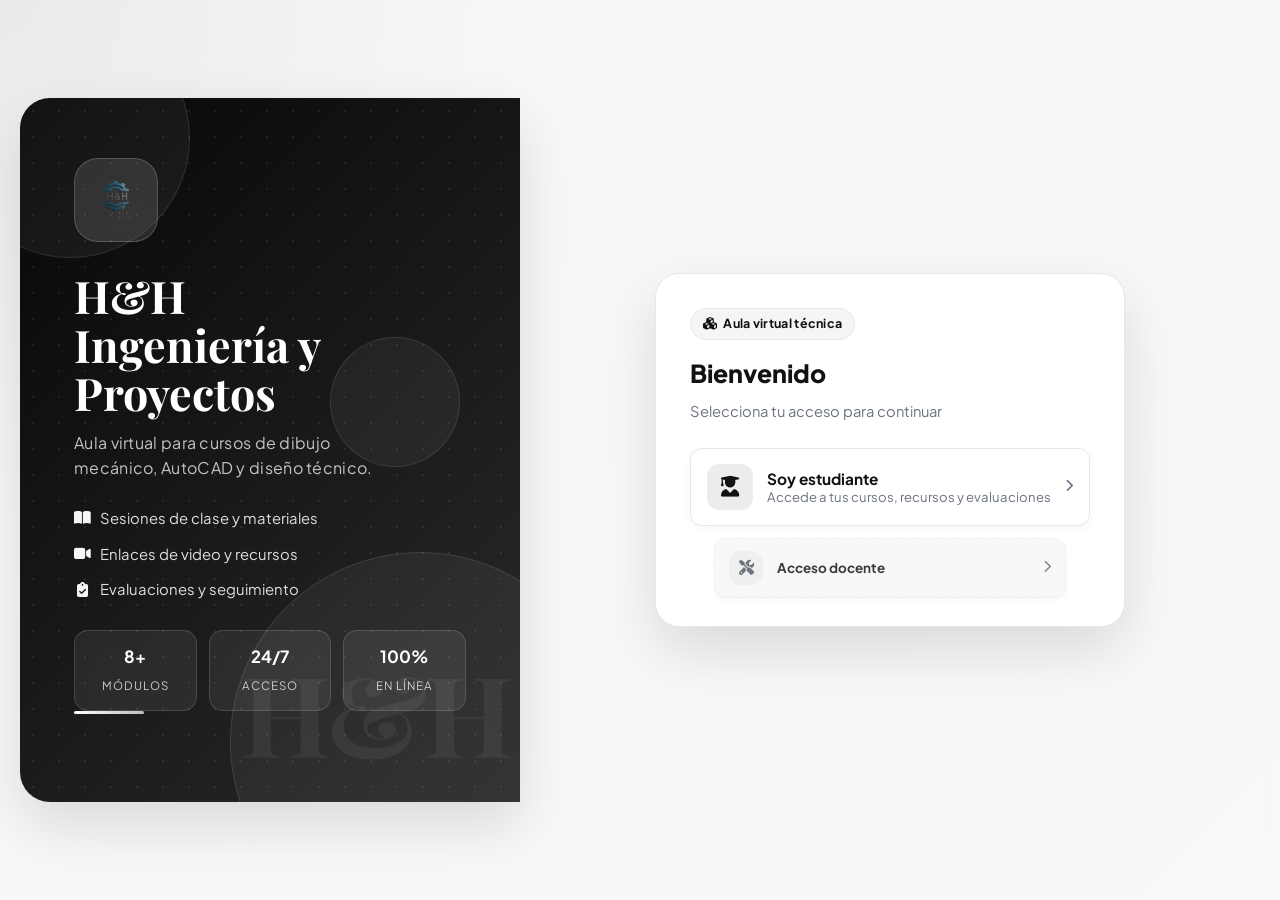
<file: index.html>
<!DOCTYPE html>
<html lang="es">
<head>
  <meta charset="UTF-8" />
  <meta name="viewport" content="width=device-width, initial-scale=1.0"/>
  <title>H&H Ingeniería y Proyectos</title>
  <link rel="stylesheet" href="style.css"/>
  <link rel="icon" type="image/png" href="assets/logo.png"/>
  <link rel="preconnect" href="https://fonts.googleapis.com"/>
  <link href="https://fonts.googleapis.com/css2?family=Plus+Jakarta+Sans:wght@300;400;500;600;700;800&family=Playfair+Display:wght@600;700&display=swap" rel="stylesheet"/>
  <link rel="stylesheet" href="https://cdnjs.cloudflare.com/ajax/libs/font-awesome/6.5.0/css/all.min.css"/>
</head>
<body class="login-page">

  <!-- Loader global -->
  <div id="global-loader" class="global-loader">
    <div class="loader-inner">
      <div class="loader-logo">H&H</div>
      <div class="loader-spinner"></div>
      <p>Cargando aula virtual...</p>
    </div>
  </div>

  <!-- Notificaciones -->
  <div id="toast-container" class="toast-container"></div>

  <!-- Página principal de login -->
  <div class="login-wrapper" id="login-wrapper">
    
    <!-- Panel izquierdo — identidad institucional -->
    <div class="login-left">
      <div class="login-left-content">
        <div class="school-badge">
          <img src="assets/logo.png" style="width:44px;height:44px;object-fit:contain;border-radius:10px"/>
        </div>
        <h1 class="school-title">H&H<br>Ingeniería y Proyectos</h1>
        <p class="school-sub">Aula virtual para cursos de dibujo mecánico, AutoCAD y diseño técnico.</p>
        <div class="school-links">
          <a href="#" class="social-link">
            <i class="fas fa-book-open"></i> Sesiones de clase y materiales
          </a>
          <a href="#" class="social-link">
            <i class="fas fa-video"></i> Enlaces de video y recursos
          </a>
          <a href="#" class="social-link">
            <i class="fas fa-clipboard-check"></i> Evaluaciones y seguimiento
          </a>
        </div>
        <div class="hero-stats">
          <div class="hero-stat">
            <strong>8+</strong>
            <span>Módulos</span>
          </div>
          <div class="hero-stat">
            <strong>24/7</strong>
            <span>Acceso</span>
          </div>
          <div class="hero-stat">
            <strong>100%</strong>
            <span>En línea</span>
          </div>
        </div>
        <span class="institution-number">H&H</span>
        <div class="login-deco-circles">
          <div class="deco-c c1"></div>
          <div class="deco-c c2"></div>
          <div class="deco-c c3"></div>
        </div>
      </div>
    </div>

    <!-- Panel derecho: formularios -->
    <div class="login-right">
      <div class="login-card" id="login-card">

        <!-- Selector de rol -->
        <div id="role-selector" class="auth-section active">
          <div class="mobile-platform-hero">
            <h1>H&H Ingeniería y Proyectos</h1>
            <img src="assets/full.png" alt="H&H Ingeniería y Proyectos" />
          </div>
          <div class="auth-header">
            <div class="welcome-chip"><i class="fas fa-cubes"></i> Aula virtual técnica</div>
            <h2>Bienvenido</h2>
            <p>Selecciona tu acceso para continuar</p>
          </div>
          <div class="role-buttons">
            <button class="role-btn student-btn" onclick="selectRole('student')">
              <div class="role-icon"><i class="fas fa-user-graduate"></i></div>
              <div class="role-info">
                <span class="role-title">Soy estudiante</span>
                <span class="role-desc">Accede a tus cursos, recursos y evaluaciones</span>
              </div>
              <i class="fas fa-chevron-right role-arrow"></i>
            </button>

            <button class="role-btn teacher-btn" onclick="selectRole('teacher')" title="Acceso exclusivo para instructores">
              <div class="role-icon"><i class="fas fa-tools"></i></div>
              <div class="role-info">
                <span class="role-title">Acceso docente</span>
                <span class="role-desc">Solo para instructores</span>
              </div>
              <i class="fas fa-chevron-right role-arrow"></i>
            </button>
          </div>
        </div>

        <!-- Login Estudiante -->
        <div id="student-login" class="auth-section">
          <div class="auth-header">
            <button class="back-btn" onclick="goBack()"><i class="fas fa-arrow-left"></i></button>
            <div class="auth-title-wrap">
              <div class="auth-avatar student"><i class="fas fa-user-graduate"></i></div>
              <div>
                <h2>Estudiante</h2>
                <p>Ingresa a tu aula virtual</p>
              </div>
            </div>
          </div>
          <form id="student-login-form" onsubmit="handleStudentLogin(event)">
            <div class="form-group">
              <label>Correo electrónico</label>
              <div class="input-wrap">
                <i class="fas fa-envelope"></i>
                <input type="email" id="s-email" placeholder="tu@correo.com" required/>
              </div>
            </div>
            <div class="form-group">
              <label>Contraseña</label>
              <div class="input-wrap">
                <i class="fas fa-lock"></i>
                <input type="password" id="s-password" placeholder="••••••••" required/>
                <button type="button" class="toggle-pw" onclick="togglePw('s-password',this)"><i class="fas fa-eye"></i></button>
              </div>
            </div>
            <button type="submit" class="btn-primary full-width" id="s-login-btn">
              <span>Ingresar</span>
              <i class="fas fa-arrow-right"></i>
            </button>
          </form>
          <div class="auth-footer">
            <p>¿No tienes cuenta? <a href="#" onclick="showSection('student-register')">Regístrate</a></p>
            <!-- Estudiantes NO pueden recuperar contraseña -->
          </div>
        </div>

        <!-- Registro Estudiante -->
        <div id="student-register" class="auth-section">
          <div class="auth-header">
            <button class="back-btn" onclick="showSection('student-login')"><i class="fas fa-arrow-left"></i></button>
            <div class="auth-title-wrap">
              <div class="auth-avatar student"><i class="fas fa-user-graduate"></i></div>
              <div>
                <h2>Crear cuenta</h2>
                <p>Registro de estudiante</p>
              </div>
            </div>
          </div>
          <form id="student-register-form" onsubmit="handleStudentRegister(event)">
            <div class="form-group">
              <label>Nombre completo</label>
              <div class="input-wrap">
                <i class="fas fa-user"></i>
                <input type="text" id="s-name" placeholder="Tu nombre completo" required/>
              </div>
            </div>
            <div class="form-group">
              <label>Correo electrónico</label>
              <div class="input-wrap">
                <i class="fas fa-envelope"></i>
                <input type="email" id="s-reg-email" placeholder="tu@correo.com" required/>
              </div>
            </div>
            <div class="form-group">
              <label>Contraseña</label>
              <div class="input-wrap">
                <i class="fas fa-lock"></i>
                <input type="password" id="s-reg-password" placeholder="Mínimo 6 caracteres" required minlength="6"/>
                <button type="button" class="toggle-pw" onclick="togglePw('s-reg-password',this)"><i class="fas fa-eye"></i></button>
              </div>
            </div>
            <div class="form-group">
              <label>Grado / Sección</label>
              <div class="input-wrap">
                <i class="fas fa-chalkboard"></i>
                <input type="text" id="s-grade" placeholder="Ej: 3ro A"/>
              </div>
            </div>
            <button type="submit" class="btn-primary full-width" id="s-reg-btn">
              <span>Crear cuenta</span>
              <i class="fas fa-user-plus"></i>
            </button>
          </form>
          <div class="auth-footer">
            <p>¿Ya tienes cuenta? <a href="#" onclick="showSection('student-login')">Inicia sesión</a></p>
          </div>
        </div>

        <!-- Login Profesor -->
        <div id="teacher-login" class="auth-section">
          <div class="auth-header">
            <button class="back-btn" onclick="goBack()"><i class="fas fa-arrow-left"></i></button>
            <div class="auth-title-wrap">
              <div class="auth-avatar teacher"><i class="fas fa-chalkboard-teacher"></i></div>
              <div>
                <h2>Instructor</h2>
                <p>Gestiona tus cursos y sesiones</p>
              </div>
            </div>
          </div>
          <form id="teacher-login-form" onsubmit="handleTeacherLogin(event)">
            <div class="form-group">
              <label>Correo electrónico</label>
              <div class="input-wrap">
                <i class="fas fa-envelope"></i>
                <input type="email" id="t-email" placeholder="tu@correo.com" required/>
              </div>
            </div>
            <div class="form-group">
              <label>Contraseña</label>
              <div class="input-wrap">
                <i class="fas fa-lock"></i>
                <input type="password" id="t-password" placeholder="••••••••" required/>
                <button type="button" class="toggle-pw" onclick="togglePw('t-password',this)"><i class="fas fa-eye"></i></button>
              </div>
            </div>
            <button type="submit" class="btn-primary full-width" id="t-login-btn">
              <span>Ingresar</span>
              <i class="fas fa-arrow-right"></i>
            </button>
          </form>
          <div class="auth-footer">
            <p>¿No tienes cuenta? <a href="#" onclick="showSection('teacher-register')">Regístrate</a></p>
            <p><a href="#" onclick="showSection('recover-password')" class="recover-link"><i class="fas fa-key"></i> Recuperar contraseña</a></p>
          </div>
        </div>

        <!-- Registro Profesor -->
        <div id="teacher-register" class="auth-section">
          <div class="auth-header">
            <button class="back-btn" onclick="showSection('teacher-login')"><i class="fas fa-arrow-left"></i></button>
            <div class="auth-title-wrap">
              <div class="auth-avatar teacher"><i class="fas fa-chalkboard-teacher"></i></div>
              <div>
                <h2>Registro de instructor</h2>
                <p>Crea tu cuenta para impartir clases</p>
              </div>
            </div>
          </div>
          <form id="teacher-register-form" onsubmit="handleTeacherRegister(event)">
            <div class="form-group">
              <label>Nombre completo</label>
              <div class="input-wrap">
                <i class="fas fa-user"></i>
                <input type="text" id="t-name" placeholder="Tu nombre completo" required/>
              </div>
            </div>
            <div class="form-group">
              <label>Correo electrónico</label>
              <div class="input-wrap">
                <i class="fas fa-envelope"></i>
                <input type="email" id="t-reg-email" placeholder="tu@correo.com" required/>
              </div>
            </div>
            <div class="form-group">
              <label>Contraseña</label>
              <div class="input-wrap">
                <i class="fas fa-lock"></i>
                <input type="password" id="t-reg-password" placeholder="Mínimo 6 caracteres" required minlength="6"/>
                <button type="button" class="toggle-pw" onclick="togglePw('t-reg-password',this)"><i class="fas fa-eye"></i></button>
              </div>
            </div>
            <div class="form-group">
              <label>Especialidad / Curso</label>
              <div class="input-wrap">
                <i class="fas fa-book"></i>
                <input type="text" id="t-specialty" placeholder="Ej: Matemáticas"/>
              </div>
            </div>
            <div class="form-group">
              <label>Código de acceso docente</label>
              <div class="input-wrap">
                <i class="fas fa-shield-alt"></i>
                <input type="password" id="t-access-code" placeholder="Código proporcionado por dirección" required/>
              </div>
            </div>
            <button type="submit" class="btn-primary full-width" id="t-reg-btn">
              <span>Crear cuenta</span>
              <i class="fas fa-chalkboard-teacher"></i>
            </button>
          </form>
          <div class="auth-footer">
            <p>¿Ya tienes cuenta? <a href="#" onclick="showSection('teacher-login')">Inicia sesión</a></p>
          </div>
        </div>

        <!-- Recuperar contraseña (solo profesores/admin) -->
        <div id="recover-password" class="auth-section">
          <div class="auth-header">
            <button class="back-btn" onclick="showSection('teacher-login')"><i class="fas fa-arrow-left"></i></button>
            <div class="auth-title-wrap">
              <div class="auth-avatar teacher"><i class="fas fa-key"></i></div>
              <div>
                <h2>Recuperar contraseña</h2>
                <p>Solo para docentes</p>
              </div>
            </div>
          </div>
          <form id="recover-form" onsubmit="handleRecover(event)">
            <div class="form-group">
              <label>Correo electrónico</label>
              <div class="input-wrap">
                <i class="fas fa-envelope"></i>
                <input type="email" id="r-email" placeholder="tu@correo.com" required/>
              </div>
            </div>
            <button type="submit" class="btn-primary full-width" id="r-btn">
              <span>Enviar enlace</span>
              <i class="fas fa-paper-plane"></i>
            </button>
          </form>
          <div class="auth-footer">
            <p><a href="#" onclick="showSection('teacher-login')">Volver al inicio de sesión</a></p>
          </div>
        </div>

      </div>
    </div>
  </div>

  <script src="script.js"></script>
</body>
</html>
</file>
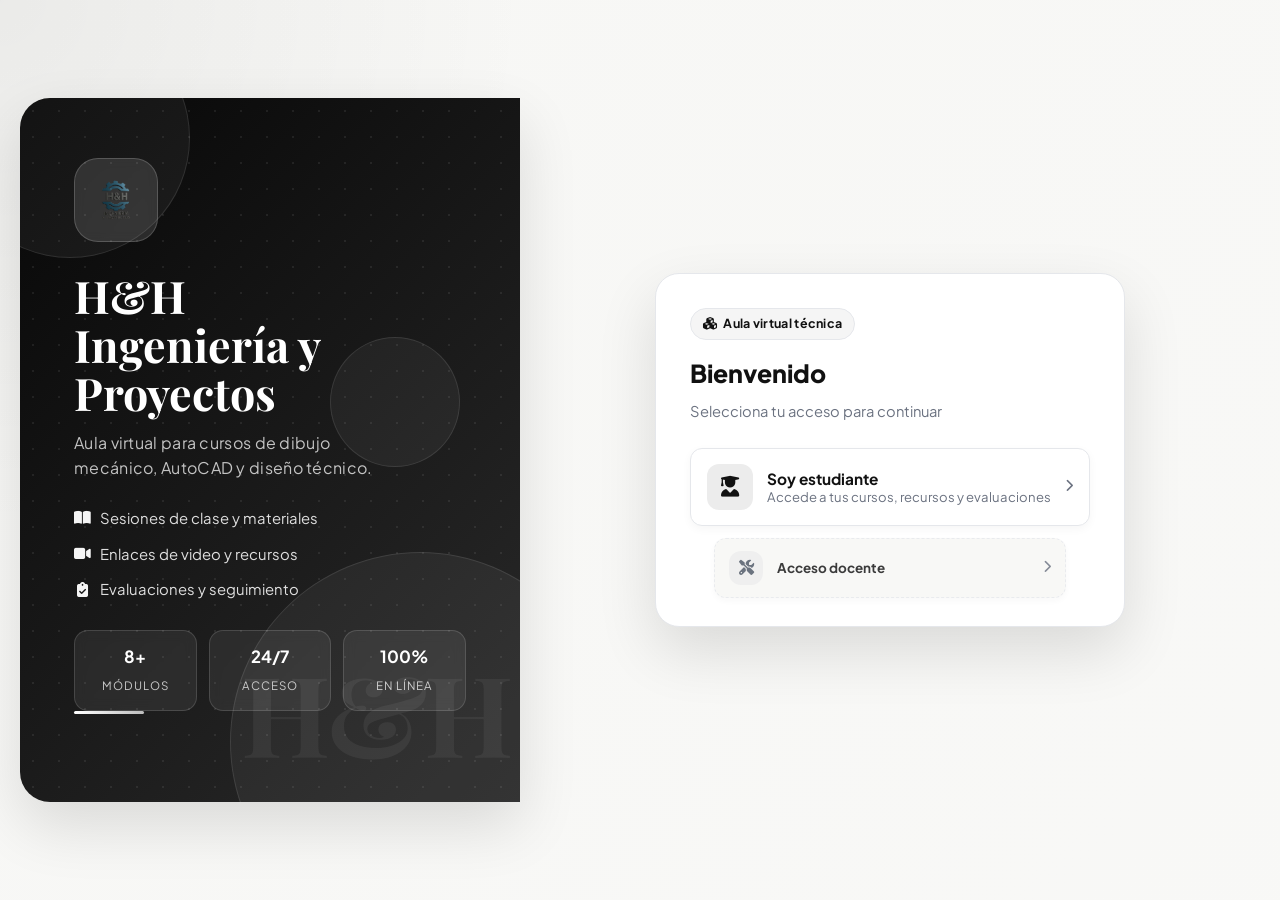
<file: alumnos/dashboard.html>
<!DOCTYPE html>
<html lang="es">
<head>
  <meta charset="UTF-8"/>
  <meta name="viewport" content="width=device-width, initial-scale=1.0"/>
  <title>Panel Estudiante — I.E. ASB 4015</title>
  <link rel="stylesheet" href="../style.css"/>
  <link rel="icon" type="image/png" href="../assets/logo.png"/>
  <link rel="preconnect" href="https://fonts.googleapis.com"/>
  <link href="https://fonts.googleapis.com/css2?family=Plus+Jakarta+Sans:wght@300;400;500;600;700;800&family=Playfair+Display:wght@600;700&display=swap" rel="stylesheet"/>
  <link rel="stylesheet" href="https://cdnjs.cloudflare.com/ajax/libs/font-awesome/6.5.0/css/all.min.css"/>
</head>
<body>
<div id="toast-container" class="toast-container"></div>

<div class="app-layout">
  <!-- SIDEBAR -->
  <aside class="sidebar" id="sidebar">
    <div class="sidebar-header">
      <div class="sidebar-logo">
        <div class="sidebar-logo-icon" style="background:white;padding:4px"><img src="../assets/logo.png" style="width:32px;height:32px;object-fit:contain"/></div>
        <div class="sidebar-logo-text">
          <div class="school-name">H&H Ingeniería y Proyectos</div>
          <div class="school-code">Aula virtual técnica</div>
        </div>
      </div>
    </div>
    <div class="sidebar-profile">
      <div class="sidebar-avatar" id="sidebar-avatar"><i class="fas fa-user"></i></div>
      <div class="sidebar-profile-info">
        <div class="profile-name" id="sidebar-name">Cargando...</div>
        <div class="profile-role">Estudiante</div>
      </div>
    </div>
    <nav class="sidebar-nav">
      <div class="nav-section-label">Principal</div>
      <button class="nav-item active" data-page="dashboard" onclick="navigateTo('dashboard')">
        <i class="fas fa-home"></i> Inicio
      </button>
      <button class="nav-item" data-page="clases" onclick="navigateTo('clases')">
        <i class="fas fa-chalkboard"></i> Mis cursos
      </button>
      <button class="nav-item" data-page="actividades" onclick="navigateTo('actividades')">
        <i class="fas fa-tasks"></i> Evaluaciones
        <span class="nav-badge" id="pending-badge" style="display:none">0</span>
      </button>
      <button class="nav-item" data-page="calificaciones" onclick="navigateTo('calificaciones')">
        <i class="fas fa-star"></i> Calificaciones
      </button>
      <div class="nav-section-label" style="margin-top:12px">Otros</div>
      <button class="nav-item" data-page="anuncios" onclick="navigateTo('anuncios')">
        <i class="fas fa-bullhorn"></i> Anuncios
      </button>
      <button class="nav-item" data-page="perfil" onclick="navigateTo('perfil')">
        <i class="fas fa-user-circle"></i> Mi Perfil
      </button>
    </nav>
    <div class="sidebar-footer">
      <button class="theme-toggle-btn" id="theme-btn" onclick="AppUtils.toggleTheme()" title="Cambiar tema (mantén presionado para volver al automático)">
        <i class="fas fa-moon"></i> Modo oscuro
      </button>
      <button class="logout-btn" onclick="AppUtils.logout()">
        <i class="fas fa-sign-out-alt"></i> Cerrar sesión
      </button>
    </div>
  </aside>

  <!-- MAIN -->
  <div class="main-content">
    <header class="topbar">
      <button class="topbar-menu-btn" id="menu-btn"><i class="fas fa-bars"></i></button>
      <div class="topbar-title" id="topbar-title">Inicio</div>
      <div class="topbar-search">
        <i class="fas fa-search"></i>
        <input type="text" placeholder="Buscar..." id="search-input" oninput="handleSearch(this.value)"/>
      </div>
    </header>

    <div class="page-content">
      <!-- ── DASHBOARD ── -->
      <div id="page-dashboard" class="page-section">
        <div class="page-header">
          <div>
            <h2 id="welcome-msg">¡Hola!</h2>
            <p>Tu avance en el curso y tus recursos disponibles</p>
          </div>
        </div>
        <div class="stats-grid" id="student-stats">
          <div class="stat-card blue">
            <div class="stat-icon"><i class="fas fa-chalkboard"></i></div>
            <div class="stat-info"><div class="stat-value" id="stat-classes">0</div><div class="stat-label">Mis cursos</div></div>
          </div>
          <div class="stat-card amber">
            <div class="stat-icon"><i class="fas fa-clock"></i></div>
            <div class="stat-info"><div class="stat-value" id="stat-pending">0</div><div class="stat-label">Pendientes</div></div>
          </div>
          <div class="stat-card green">
            <div class="stat-icon"><i class="fas fa-check-circle"></i></div>
            <div class="stat-info"><div class="stat-value" id="stat-done">0</div><div class="stat-label">Entregadas</div></div>
          </div>
          <div class="stat-card purple">
            <div class="stat-icon"><i class="fas fa-star"></i></div>
            <div class="stat-info"><div class="stat-value" id="stat-avg">—</div><div class="stat-label">Promedio</div></div>
          </div>
        </div>
        <div class="two-col" style="gap:20px">
          <div class="card">
            <div class="card-header"><h3><i class="fas fa-clock" style="color:var(--accent)"></i> Evaluaciones pendientes</h3></div>
            <div class="card-body">
              <div class="activity-list" id="dashboard-pending-list">
                <div class="loading-spinner"></div>
              </div>
            </div>
          </div>
          <div class="card">
            <div class="card-header"><h3><i class="fas fa-bullhorn" style="color:var(--primary)"></i> Comunicados del curso</h3></div>
            <div class="card-body">
              <div class="announcement-list" id="dashboard-announcements">
                <div class="loading-spinner"></div>
              </div>
            </div>
          </div>
        </div>
      </div>

      <!-- ── CLASES ── -->
      <div id="page-clases" class="page-section hidden">
        <div class="page-header">
          <div><h2>Mis cursos</h2><p>Los cursos en los que estás inscrito</p></div>
          <button class="btn-primary" onclick="openModal('join-class-modal')">
            <i class="fas fa-plus"></i> Unirme a clase
          </button>
        </div>
        <div class="classes-grid" id="student-classes-grid">
          <div class="loading-spinner"></div>
        </div>
      </div>

      <!-- ── ACTIVIDADES ── -->
      <div id="page-actividades" class="page-section hidden">
        <div class="page-header">
          <div><h2>Evaluaciones</h2><p>Tareas, ejercicios y pruebas del curso</p></div>
          <div style="display:flex;gap:8px;flex-wrap:wrap">
            <select class="form-input" style="width:auto;padding:8px 12px" onchange="filterActivities(this.value)">
              <option value="all">Todas</option>
              <option value="pending">Pendientes</option>
              <option value="submitted">Entregadas</option>
              <option value="graded">Calificadas</option>
            </select>
          </div>
        </div>
        <div class="activity-list" id="all-activities-list">
          <div class="loading-spinner"></div>
        </div>
      </div>

      <!-- ── CALIFICACIONES ── -->
      <div id="page-calificaciones" class="page-section hidden">
        <div class="page-header">
          <div><h2>Calificaciones</h2><p>Tu progreso y resultados por módulo</p></div>
        </div>
        <div class="card">
          <div class="card-body" style="padding:0">
            <table class="grade-table" id="grades-table">
              <thead>
                <tr>
                  <th>Actividad</th><th>Clase</th><th>Entregada</th><th>Nota</th><th>Retroalimentación</th>
                </tr>
              </thead>
              <tbody id="grades-tbody">
                <tr><td colspan="5" class="loading-spinner" style="padding:30px"></td></tr>
              </tbody>
            </table>
          </div>
        </div>
      </div>

      <!-- ── ANUNCIOS ── -->
      <div id="page-anuncios" class="page-section hidden">
        <div class="page-header">
          <div><h2>Anuncios</h2><p>Comunicados, sesiones y novedades del curso</p></div>
        </div>
        <div class="announcement-list" id="announcements-list">
          <div class="loading-spinner"></div>
        </div>
      </div>

      <!-- ── PERFIL ── -->
      <div id="page-perfil" class="page-section hidden">
        <div class="page-header">
          <div><h2>Mi Perfil</h2><p>Tu información personal</p></div>
        </div>
        <div class="card" style="max-width:520px">
          <div class="card-body" style="text-align:center;padding:32px">
            <div id="profile-avatar-big" style="width:80px;height:80px;border-radius:50%;background:var(--primary-light);color:var(--primary);display:flex;align-items:center;justify-content:center;font-size:2rem;font-weight:700;margin:0 auto 16px"></div>
            <h3 id="profile-name-big" style="font-size:1.2rem;margin-bottom:4px"></h3>
            <p id="profile-email-big" style="color:var(--text-muted);font-size:0.9rem;margin-bottom:6px"></p>
            <p id="profile-grade-big" style="color:var(--text-secondary);font-size:0.9rem"></p>
            <span class="tag tag-blue" style="margin-top:8px">Estudiante</span>
          </div>
        </div>
      </div>
    </div>
  </div>
</div>

<!-- Modal: Unirse a clase -->
<div class="modal-overlay hidden" id="join-class-modal">
  <div class="modal">
    <div class="modal-header">
      <h3><i class="fas fa-link"></i> Unirse a una clase</h3>
      <button class="modal-close" onclick="closeModal('join-class-modal')"><i class="fas fa-times"></i></button>
    </div>
    <div class="modal-body">
      <p style="color:var(--text-secondary);margin-bottom:20px">Ingresa el código de clase que te proporcionó tu profesor.</p>
      <div class="form-group">
        <label class="form-label">Código de clase</label>
        <div class="input-wrap">
          <i class="fas fa-key"></i>
          <input type="text" id="join-code-input" class="form-input" style="padding-left:40px;text-transform:uppercase;font-weight:700;letter-spacing:2px" placeholder="Ej: ABC123" maxlength="10"/>
        </div>
      </div>
    </div>
    <div class="modal-footer">
      <button class="btn-secondary" onclick="closeModal('join-class-modal')">Cancelar</button>
      <button class="btn-primary" onclick="joinClass()"><i class="fas fa-check"></i> Unirme</button>
    </div>
  </div>
</div>

<!-- Modal: Ver actividad y responder -->
<div class="modal-overlay hidden" id="activity-modal">
  <div class="modal" style="max-width:760px;display:flex;flex-direction:column;max-height:90vh;">
    <div class="modal-header">
      <h3 id="activity-modal-title">Actividad</h3>
      <button class="modal-close" onclick="closeModal('activity-modal')"><i class="fas fa-times"></i></button>
    </div>
    <div class="modal-body" id="activity-modal-body"></div>
    <div class="modal-footer" id="activity-modal-footer"></div>
  </div>
</div>

<!-- Modal: Ver clase -->
<div class="modal-overlay hidden" id="class-detail-modal">
  <div class="modal" style="max-width:680px">
    <div class="modal-header">
      <h3 id="class-detail-title">Clase</h3>
      <button class="modal-close" onclick="closeModal('class-detail-modal')"><i class="fas fa-times"></i></button>
    </div>
    <div class="modal-body" id="class-detail-body"></div>
  </div>
</div>

<script src="../assets/app-utils.js"></script>
<script src="dashboard.js"></script>
</body>
</html>
</file>
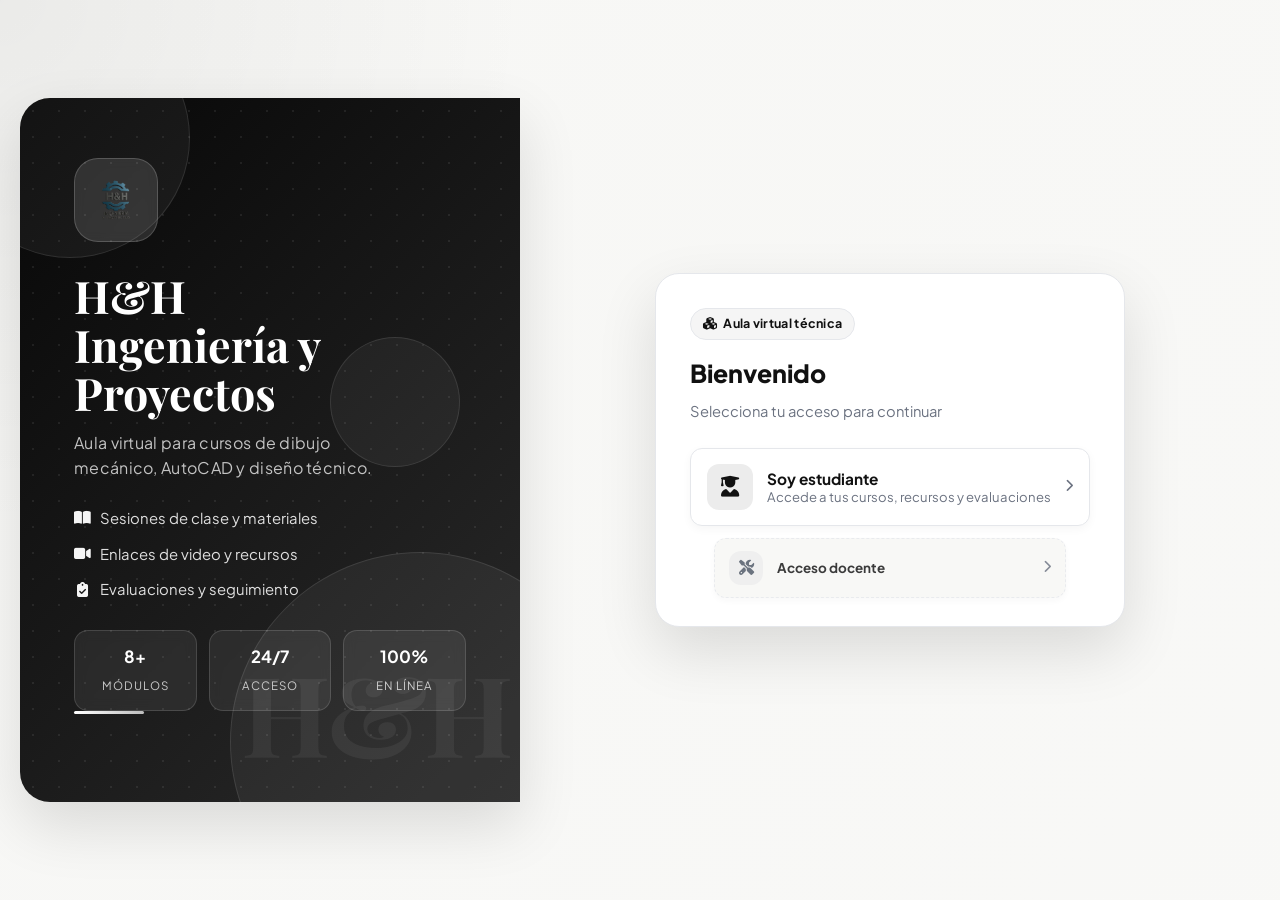
<file: profesores/dashboard.html>
<!DOCTYPE html>
<html lang="es">
<head>
  <meta charset="UTF-8"/>
  <meta name="viewport" content="width=device-width, initial-scale=1.0"/>
  <title>Panel Profesor — I.E. ASB 4015</title>
  <link rel="stylesheet" href="../style.css"/>
  <link rel="icon" type="image/png" href="../assets/logo.png"/>
  <link rel="preconnect" href="https://fonts.googleapis.com"/>
  <link href="https://fonts.googleapis.com/css2?family=Plus+Jakarta+Sans:wght@300;400;500;600;700;800&family=Playfair+Display:wght@600;700&display=swap" rel="stylesheet"/>
  <link rel="stylesheet" href="https://cdnjs.cloudflare.com/ajax/libs/font-awesome/6.5.0/css/all.min.css"/>
</head>
<body>
<div id="toast-container" class="toast-container"></div>

<div class="app-layout">
  <!-- SIDEBAR -->
  <aside class="sidebar" id="sidebar">
    <div class="sidebar-header">
      <div class="sidebar-logo">
        <div class="sidebar-logo-icon" style="background:white;padding:4px"><img src="../assets/logo.png" style="width:32px;height:32px;object-fit:contain"/></div>
        <div class="sidebar-logo-text">
          <div class="school-name">H&H Ingeniería y Proyectos</div>
          <div class="school-code">Panel de instructor</div>
        </div>
      </div>
    </div>
    <div class="sidebar-profile">
      <div class="sidebar-avatar" id="sidebar-avatar" style="background:var(--secondary-light);color:var(--secondary)"><i class="fas fa-user"></i></div>
      <div class="sidebar-profile-info">
        <div class="profile-name" id="sidebar-name">Cargando...</div>
        <div class="profile-role" style="color:var(--secondary)">Docente</div>
      </div>
    </div>
    <nav class="sidebar-nav">
      <div class="nav-section-label">Principal</div>
      <button class="nav-item active" data-page="dashboard" onclick="navigateTo('dashboard')"><i class="fas fa-home"></i> Inicio</button>
      <button class="nav-item" data-page="clases" onclick="navigateTo('clases')"><i class="fas fa-chalkboard"></i> Mis cursos</button>
      <button class="nav-item" data-page="actividades" onclick="navigateTo('actividades')"><i class="fas fa-tasks"></i> Evaluaciones</button>
      <button class="nav-item" data-page="calificaciones" onclick="navigateTo('calificaciones')"><i class="fas fa-star"></i> Calificaciones</button>
      <div class="nav-section-label" style="margin-top:12px">Gestión</div>
      <button class="nav-item" data-page="alumnos" onclick="navigateTo('alumnos')"><i class="fas fa-users"></i> Alumnos</button>
      <button class="nav-item" data-page="anuncios" onclick="navigateTo('anuncios')"><i class="fas fa-bullhorn"></i> Anuncios</button>
      <button class="nav-item" data-page="estadisticas" onclick="navigateTo('estadisticas')"><i class="fas fa-chart-bar"></i> Estadísticas</button>
      <button class="nav-item" data-page="perfil" onclick="navigateTo('perfil')"><i class="fas fa-user-circle"></i> Mi Perfil</button>
    </nav>
    <div class="sidebar-footer">
      <button class="theme-toggle-btn" id="theme-btn" onclick="AppUtils.toggleTheme()" title="Cambiar tema (mantén presionado para volver al automático)"><i class="fas fa-moon"></i> Modo oscuro</button>
      <button class="logout-btn" onclick="AppUtils.logout()"><i class="fas fa-sign-out-alt"></i> Cerrar sesión</button>
    </div>
  </aside>

  <!-- MAIN -->
  <div class="main-content">
    <header class="topbar">
      <button class="topbar-menu-btn" id="menu-btn"><i class="fas fa-bars"></i></button>
      <div class="topbar-title" id="topbar-title">Inicio</div>
      <div class="topbar-search">
        <i class="fas fa-search"></i>
        <input type="text" placeholder="Buscar..." id="search-input"/>
      </div>
    </header>

    <div class="page-content">

      <!-- DASHBOARD -->
      <div id="page-dashboard" class="page-section">
        <div class="page-header">
          <div><h2 id="welcome-msg">¡Bienvenido!</h2><p>Resumen de tu actividad como instructor</p></div>
        </div>
        <div class="stats-grid">
          <div class="stat-card blue"><div class="stat-icon"><i class="fas fa-chalkboard"></i></div><div class="stat-info"><div class="stat-value" id="stat-classes">0</div><div class="stat-label">Clases</div></div></div>
          <div class="stat-card green"><div class="stat-icon"><i class="fas fa-users"></i></div><div class="stat-info"><div class="stat-value" id="stat-students">0</div><div class="stat-label">Alumnos</div></div></div>
          <div class="stat-card amber"><div class="stat-icon"><i class="fas fa-tasks"></i></div><div class="stat-info"><div class="stat-value" id="stat-activities">0</div><div class="stat-label">Actividades</div></div></div>
          <div class="stat-card purple"><div class="stat-icon"><i class="fas fa-inbox"></i></div><div class="stat-info"><div class="stat-value" id="stat-pending-grade">0</div><div class="stat-label">Por calificar</div></div></div>
        </div>
        <div class="two-col">
          <div class="card">
            <div class="card-header"><h3><i class="fas fa-inbox" style="color:var(--accent)"></i> Entregas recientes</h3></div>
            <div class="card-body"><div id="recent-submissions" class="activity-list"><div class="loading-spinner"></div></div></div>
          </div>
          <div class="card">
            <div class="card-header"><h3><i class="fas fa-chalkboard" style="color:var(--primary)"></i> Mis cursos</h3></div>
            <div class="card-body"><div id="dashboard-classes-list"></div></div>
          </div>
        </div>
      </div>

      <!-- CLASES -->
      <div id="page-clases" class="page-section hidden">
        <div class="page-header">
          <div><h2>Mis cursos</h2><p>Gestiona tus cursos, sesiones y estudiantes</p></div>
          <button class="btn-primary" onclick="openModal('create-class-modal')"><i class="fas fa-plus"></i> Nueva clase</button>
        </div>
        <div class="classes-grid" id="teacher-classes-grid"><div class="loading-spinner"></div></div>
      </div>

      <!-- ACTIVIDADES -->
      <div id="page-actividades" class="page-section hidden">
        <div class="page-header">
          <div><h2>Evaluaciones</h2><p>Crea y gestiona ejercicios, tareas y pruebas</p></div>
          <button class="btn-primary" onclick="editingActivityId=null;document.querySelector('#create-activity-modal .modal-header h3').innerHTML='<i class=\'fas fa-tasks\'></i> Nueva Actividad';openModal('create-activity-modal')"><i class="fas fa-plus"></i> Nueva actividad</button>
        </div>
        <div class="card" style="margin-bottom:16px">
          <div class="card-body" style="padding:14px 20px;display:flex;gap:12px;flex-wrap:wrap">
            <select class="form-input" style="width:auto;flex:1;min-width:160px" id="activity-class-filter" onchange="filterTeacherActivities()">
              <option value="">Todas las clases</option>
            </select>
            <select class="form-input" style="width:auto" onchange="filterTeacherActivities()" id="activity-status-filter">
              <option value="">Todos los estados</option>
              <option value="published">Publicadas</option>
              <option value="draft">Borradores</option>
            </select>
          </div>
        </div>
        <div class="activity-list" id="teacher-activities-list"><div class="loading-spinner"></div></div>
      </div>

      <!-- CALIFICACIONES -->
      <div id="page-calificaciones" class="page-section hidden">
        <div class="page-header">
          <div><h2>Calificaciones</h2><p>Revisa y evalúa las entregas de tus estudiantes</p></div>
          <select class="form-input" style="width:auto" id="grade-class-filter" onchange="loadSubmissionsForGrading()">
            <option value="">Todas las clases</option>
          </select>
        </div>
        <div class="card">
          <div class="card-body" style="padding:0">
            <table class="grade-table">
              <thead><tr><th>Alumno</th><th>Actividad</th><th>Entregada</th><th>Nota</th><th>Acciones</th></tr></thead>
              <tbody id="submissions-tbody"><tr><td colspan="5" style="text-align:center;padding:30px;color:var(--text-muted)">Cargando...</td></tr></tbody>
            </table>
          </div>
        </div>
      </div>

      <!-- ALUMNOS -->
      <div id="page-alumnos" class="page-section hidden">
        <div class="page-header">
          <div><h2>Estudiantes</h2><p>Lista de estudiantes por curso</p></div>
          <select class="form-input" style="width:auto" id="students-class-filter" onchange="loadStudentsForClass(this.value)">
            <option value="">Selecciona una clase</option>
          </select>
        </div>
        <div class="students-list" id="students-list">
          <div class="empty-state"><div class="empty-icon"><i class="fas fa-users"></i></div><h3>Selecciona una clase</h3><p>Elige una clase para ver los alumnos inscritos.</p></div>
        </div>
      </div>

      <!-- ANUNCIOS -->
      <div id="page-anuncios" class="page-section hidden">
        <div class="page-header">
          <div><h2>Anuncios</h2><p>Publica comunicados, enlaces y novedades del curso</p></div>
          <button class="btn-primary" onclick="openModal('create-announcement-modal')"><i class="fas fa-plus"></i> Nuevo anuncio</button>
        </div>
        <div class="announcement-list" id="teacher-announcements-list"><div class="loading-spinner"></div></div>
      </div>

      <!-- ESTADÍSTICAS -->
      <div id="page-estadisticas" class="page-section hidden">
        <div class="page-header"><div><h2>Estadísticas</h2><p>Progreso de tus alumnos</p></div></div>
        <div class="stats-grid" id="extended-stats">
          <div class="stat-card blue"><div class="stat-icon"><i class="fas fa-file-alt"></i></div><div class="stat-info"><div class="stat-value" id="total-submissions">0</div><div class="stat-label">Entregas totales</div></div></div>
          <div class="stat-card green"><div class="stat-icon"><i class="fas fa-check"></i></div><div class="stat-info"><div class="stat-value" id="total-graded">0</div><div class="stat-label">Calificadas</div></div></div>
          <div class="stat-card amber"><div class="stat-icon"><i class="fas fa-percentage"></i></div><div class="stat-info"><div class="stat-value" id="completion-rate">0%</div><div class="stat-label">Tasa de entrega</div></div></div>
          <div class="stat-card purple"><div class="stat-icon"><i class="fas fa-star"></i></div><div class="stat-info"><div class="stat-value" id="class-avg">—</div><div class="stat-label">Promedio general</div></div></div>
        </div>
        <div class="card" style="margin-top:20px">
          <div class="card-header"><h3>Alumnos con mayor progreso</h3></div>
          <div class="card-body"><div id="top-students-list"></div></div>
        </div>
      </div>

      <!-- PERFIL -->
      <div id="page-perfil" class="page-section hidden">
        <div class="page-header"><div><h2>Mi Perfil</h2></div></div>
        <div class="card" style="max-width:520px">
          <div class="card-body" style="text-align:center;padding:32px">
            <div id="profile-avatar-big" style="width:80px;height:80px;border-radius:50%;background:var(--secondary-light);color:var(--secondary);display:flex;align-items:center;justify-content:center;font-size:2rem;font-weight:700;margin:0 auto 16px"></div>
            <h3 id="profile-name-big" style="font-size:1.2rem;margin-bottom:4px"></h3>
            <p id="profile-email-big" style="color:var(--text-muted);font-size:0.9rem;margin-bottom:6px"></p>
            <p id="profile-specialty-big" style="color:var(--text-secondary);font-size:0.9rem"></p>
            <span class="tag tag-green" style="margin-top:8px">Docente</span>
          </div>
        </div>
      </div>

    </div>
  </div>
</div>

<!-- Modal: Crear clase -->
<div class="modal-overlay hidden" id="create-class-modal">
  <div class="modal">
    <div class="modal-header"><h3><i class="fas fa-plus"></i> Nueva Clase</h3><button class="modal-close" onclick="closeModal('create-class-modal')"><i class="fas fa-times"></i></button></div>
    <div class="modal-body">
      <div class="form-group"><label class="form-label">Nombre del curso *</label><input type="text" id="new-class-name" class="form-input" placeholder="Ej: AutoCAD Básico"/></div>
      <div class="form-group"><label class="form-label">Módulo / tema</label><input type="text" id="new-class-subject" class="form-input" placeholder="Ej: Dibujo mecánico"/></div>
      <div class="form-group"><label class="form-label">Descripción</label><textarea id="new-class-desc" class="form-input" placeholder="Describe la sesión, los recursos y el objetivo del curso..." rows="3"></textarea></div>
      <div class="form-group">
        <label class="form-label">Código de clase (se genera automáticamente)</label>
        <div style="display:flex;gap:10px">
          <input type="text" id="new-class-code" class="form-input" style="font-weight:700;letter-spacing:2px;text-transform:uppercase" placeholder="Se genera automático"/>
          <button type="button" class="btn-secondary" onclick="document.getElementById('new-class-code').value = AppUtils.generateClassCode()"><i class="fas fa-sync"></i></button>
        </div>
      </div>
    </div>
    <div class="modal-footer">
      <button class="btn-secondary" onclick="closeModal('create-class-modal')">Cancelar</button>
      <button class="btn-primary" onclick="createClass()"><i class="fas fa-check"></i> Crear clase</button>
    </div>
  </div>
</div>

<!-- Modal: Ver clase detalle (profesor) -->
<div class="modal-overlay hidden" id="class-manage-modal">
  <div class="modal" style="max-width:760px">
    <div class="modal-header">
      <h3 id="class-manage-title">Clase</h3>
      <button class="modal-close" onclick="closeModal('class-manage-modal')"><i class="fas fa-times"></i></button>
    </div>
    <div class="modal-body" id="class-manage-body"></div>
  </div>
</div>

<!-- Modal: Crear actividad -->
<div class="modal-overlay hidden" id="create-activity-modal">
  <div class="modal" style="max-width:800px">
    <div class="modal-header"><h3><i class="fas fa-tasks"></i> Nueva Actividad</h3><button class="modal-close" onclick="closeModal('create-activity-modal')"><i class="fas fa-times"></i></button></div>
    <div class="modal-body">
      <div class="two-col">
        <div class="form-group"><label class="form-label">Título *</label><input type="text" id="act-title" class="form-input" placeholder="Título de la actividad"/></div>
        <div class="form-group"><label class="form-label">Clase *</label>
          <select id="act-class" class="form-input"><option value="">Selecciona una clase</option></select>
        </div>
      </div>
      <div class="form-group"><label class="form-label">Descripción / Instrucciones</label><textarea id="act-desc" class="form-input" rows="3" placeholder="Instrucciones para los estudiantes..."></textarea></div>
      <div class="two-col">
        <div class="form-group"><label class="form-label">Fecha de entrega</label><input type="datetime-local" id="act-due" class="form-input"/></div>
        <div class="form-group"><label class="form-label">Puntuación máxima</label><input type="number" id="act-score" class="form-input" value="20" min="1" max="100"/></div>
      </div>
      <hr class="divider"/>
      <div class="section-title">Preguntas de la actividad</div>
      <div id="questions-builder" class="question-builder"></div>
      <div class="add-question-menu" style="margin-top:12px">
        <button type="button" class="add-q-btn" onclick="addQuestion('open')"><i class="fas fa-align-left"></i> Respuesta abierta</button>
        <button type="button" class="add-q-btn" onclick="addQuestion('multiple')"><i class="fas fa-dot-circle"></i> Opción múltiple</button>
        <button type="button" class="add-q-btn" onclick="addQuestion('checkbox')"><i class="fas fa-check-square"></i> Casillas</button>
        <button type="button" class="add-q-btn" onclick="addQuestion('truefalse')"><i class="fas fa-toggle-on"></i> V / F</button>
        <button type="button" class="add-q-btn" onclick="addQuestion('text')"><i class="fas fa-info-circle"></i> Texto informativo</button>
        <button type="button" class="add-q-btn" onclick="addQuestion('image')"><i class="fas fa-image"></i> Imagen</button>
        <button type="button" class="add-q-btn" onclick="addQuestion('video')"><i class="fas fa-video"></i> Video (URL)</button>
        <button type="button" class="add-q-btn" onclick="addQuestion('link')"><i class="fas fa-link"></i> Enlace</button>
      </div>
      <hr class="divider"/>
      <div class="form-group">
        <label class="form-label">Estado</label>
        <div style="display:flex;gap:12px">
          <label style="display:flex;align-items:center;gap:8px;cursor:pointer"><input type="radio" name="act-publish" value="draft" checked/> Borrador</label>
          <label style="display:flex;align-items:center;gap:8px;cursor:pointer"><input type="radio" name="act-publish" value="published"/> Publicar ahora</label>
        </div>
      </div>
    </div>
    <div class="modal-footer">
      <button class="btn-secondary" onclick="closeModal('create-activity-modal')">Cancelar</button>
      <button class="btn-primary" onclick="saveActivity()"><i class="fas fa-save"></i> Guardar actividad</button>
    </div>
  </div>
</div>

<!-- Modal: Calificar entrega -->
<div class="modal-overlay hidden" id="grade-modal">
  <div class="modal" style="max-width:700px">
    <div class="modal-header"><h3 id="grade-modal-title">Calificar entrega</h3><button class="modal-close" onclick="closeModal('grade-modal')"><i class="fas fa-times"></i></button></div>
    <div class="modal-body" id="grade-modal-body"></div>
    <div class="modal-footer">
      <button class="btn-secondary" onclick="closeModal('grade-modal')">Cancelar</button>
      <button class="btn-primary" id="save-grade-btn" onclick="saveGrade()"><i class="fas fa-check"></i> Guardar calificación</button>
    </div>
  </div>
</div>

<!-- Modal: Nuevo anuncio -->
<div class="modal-overlay hidden" id="create-announcement-modal">
  <div class="modal">
    <div class="modal-header"><h3><i class="fas fa-bullhorn"></i> Nuevo Anuncio</h3><button class="modal-close" onclick="closeModal('create-announcement-modal')"><i class="fas fa-times"></i></button></div>
    <div class="modal-body">
      <div class="form-group"><label class="form-label">Título *</label><input type="text" id="ann-title" class="form-input" placeholder="Título del anuncio"/></div>
      <div class="form-group"><label class="form-label">Contenido *</label><textarea id="ann-content" class="form-input" rows="5" placeholder="Escribe el anuncio..."></textarea></div>
    </div>
    <div class="modal-footer">
      <button class="btn-secondary" onclick="closeModal('create-announcement-modal')">Cancelar</button>
      <button class="btn-primary" onclick="createAnnouncement()"><i class="fas fa-paper-plane"></i> Publicar</button>
    </div>
  </div>
</div>

<!-- Modal: Subir recurso -->
<div class="modal-overlay hidden" id="upload-resource-modal">
  <div class="modal">
    <div class="modal-header"><h3><i class="fas fa-link"></i> Añadir Recurso (URL)</h3><button class="modal-close" onclick="closeModal('upload-resource-modal')"><i class="fas fa-times"></i></button></div>
    <div class="modal-body">
      <div class="form-group"><label class="form-label">Nombre del recurso</label><input type="text" id="resource-name" class="form-input" placeholder="Ej: Guía de estudio unidad 1"/></div>
      <div class="form-group"><label class="form-label">URL del recurso *</label><input type="url" id="resource-url" class="form-input" placeholder="Ej: https://drive.google.com/..." /></div><div class="form-group"><label class="form-label">Tipo de recurso</label><select id="resource-type" class="form-input"><option value="PDF">PDF</option><option value="Imagen">Imagen</option><option value="Video">Video</option><option value="Documento">Documento</option><option value="Enlace">Enlace web</option></select></div>
    </div>
    <div class="modal-footer">
      <button class="btn-secondary" onclick="closeModal('upload-resource-modal')">Cancelar</button>
      <button class="btn-primary" onclick="uploadResource()"><i class="fas fa-save"></i> Guardar recurso</button>
    </div>
  </div>
</div>

<script src="../assets/app-utils.js"></script>
<script src="dashboard.js"></script>
</body>
</html>
</file>
<file: style.css>
/* ============================================
   I.E. AUGUSTO SALAZAR BONDY 4015
   Plataforma Educativa - Estilos Globales
   ============================================ */

/* Variables de color */
:root {
  --primary: #111111;
  --primary-dark: #000000;
  --primary-light: #f5f5f5;
  --secondary: #4b5563;
  --secondary-light: #ececec;
  --accent: #6b7280;
  --danger: #111111;
  --danger-light: #f3f3f3;
  --warning: #374151;
  --purple: #1f2937;
  --purple-light: #f3f4f6;

  --bg: #f7f7f5;
  --bg-card: #ffffff;
  --bg-sidebar: #ffffff;
  --text: #111111;
  --text-secondary: #4b5563;
  --text-muted: #6b7280;
  --border: #e5e7eb;
  --border-light: #f3f4f6;
  --shadow: 0 10px 30px rgba(0,0,0,0.06);
  --shadow-md: 0 16px 40px rgba(0,0,0,0.08);
  --shadow-lg: 0 24px 60px rgba(0,0,0,0.12);
  --radius: 20px;
  --radius-sm: 12px;
  --sidebar-w: 260px;
  --header-h: 64px;
  --font: 'Plus Jakarta Sans', sans-serif;
}

/* Modo automático en blanco y negro */
@media (prefers-color-scheme: dark) {
  :root {
    --bg: #050505;
    --bg-card: #121212;
    --bg-sidebar: #121212;
    --text: #f5f5f5;
    --text-secondary: #c1c1c1;
    --text-muted: #8f8f8f;
    --border: #2b2b2b;
    --border-light: #1b1b1b;
    --shadow: 0 16px 40px rgba(0,0,0,0.35);
    --shadow-md: 0 20px 50px rgba(0,0,0,0.4);
    --primary-light: #1f1f1f;
    --secondary-light: #242424;
  }
}

[data-theme="dark"] {
  --bg: #050505;
  --bg-card: #121212;
  --bg-sidebar: #121212;
  --text: #f5f5f5;
  --text-secondary: #c1c1c1;
  --text-muted: #8f8f8f;
  --border: #2b2b2b;
  --border-light: #1b1b1b;
  --shadow: 0 16px 40px rgba(0,0,0,0.35);
  --shadow-md: 0 20px 50px rgba(0,0,0,0.4);
  --primary-light: #1f1f1f;
  --secondary-light: #242424;
}

/* Reset */
*, *::before, *::after { box-sizing: border-box; margin: 0; padding: 0; }
html { scroll-behavior: smooth; color-scheme: light dark; }
body {
  font-family: var(--font);
  background: var(--bg);
  color: var(--text);
  line-height: 1.6;
  transition: background 0.3s, color 0.3s;
  min-height: 100vh;
}
a { color: var(--primary); text-decoration: none; }
a:hover { text-decoration: underline; }
img { max-width: 100%; }
button { cursor: pointer; font-family: var(--font); }
input, textarea, select { font-family: var(--font); }

/* ============ LOADER ============ */
.global-loader {
  position: fixed; inset: 0;
  background: var(--bg-card);
  display: flex; align-items: center; justify-content: center;
  z-index: 9999;
  transition: opacity 0.4s, visibility 0.4s;
}
.global-loader.hidden { opacity: 0; visibility: hidden; pointer-events: none; }
.loader-inner { text-align: center; }
.loader-logo {
  font-family: 'Playfair Display', serif;
  font-size: 2.5rem; font-weight: 700;
  color: var(--primary);
  letter-spacing: 3px;
  margin-bottom: 20px;
  animation: pulse 1.5s ease-in-out infinite;
}
.loader-spinner {
  width: 40px; height: 40px;
  border: 3px solid var(--border);
  border-top-color: var(--primary);
  border-radius: 50%;
  animation: spin 0.8s linear infinite;
  margin: 0 auto 16px;
}
.loader-inner p { color: var(--text-secondary); font-size: 0.9rem; }
@keyframes spin { to { transform: rotate(360deg); } }
@keyframes pulse { 0%,100% { opacity:1; } 50% { opacity:0.5; } }

/* ============ TOAST ============ */
.toast-container {
  position: fixed; top: 20px; right: 20px;
  z-index: 10000; display: flex; flex-direction: column; gap: 10px;
}
.toast {
  background: var(--bg-card); border: 1px solid var(--border);
  border-radius: var(--radius-sm); padding: 14px 18px;
  box-shadow: var(--shadow-md); display: flex; align-items: center; gap: 12px;
  min-width: 280px; max-width: 380px;
  animation: slideInRight 0.3s ease;
  transition: opacity 0.3s;
}
.toast.hide { opacity: 0; }
.toast-icon { font-size: 1.1rem; }
.toast.success .toast-icon { color: var(--secondary); }
.toast.error .toast-icon { color: var(--danger); }
.toast.info .toast-icon { color: var(--primary); }
.toast.warning .toast-icon { color: var(--accent); }
.toast-msg { flex: 1; font-size: 0.9rem; color: var(--text); }
.toast-close { background: none; border: none; color: var(--text-muted); font-size: 1rem; padding: 0; }
@keyframes slideInRight { from { transform: translateX(100%); opacity:0; } to { transform: translateX(0); opacity:1; } }

/* ============ LOGIN ============ */
.login-page {
  background:
    radial-gradient(circle at top left, rgba(0,0,0,0.05) 0, transparent 34%),
    linear-gradient(135deg, var(--bg) 0%, color-mix(in srgb, var(--bg) 86%, white) 100%);
}
.login-wrapper {
  display: flex;
  min-height: 100vh;
  align-items: center;
  justify-content: center;
  padding: 20px;
}

/* Panel izquierdo — identidad institucional */
.login-left {
  width: 500px; min-width: 500px;
  background: linear-gradient(135deg, #070707 0%, #2a2a2a 100%);
  display: flex; align-items: center; justify-content: center;
  position: relative; overflow: hidden;
  border-radius: 30px 0 0 30px;
  box-shadow: var(--shadow-lg);
}
.login-left-content {
  position: relative; z-index: 2;
  padding: 60px 54px; text-align: left; color: white;
  width: 100%;
}
.school-badge {
  width: 84px; height: 84px;
  background: rgba(255,255,255,0.12);
  border-radius: 24px; display: flex; align-items: center; justify-content: center;
  margin: 0 0 30px;
  border: 1px solid rgba(255,255,255,0.18);
  backdrop-filter: blur(6px);
}
.school-title {
  font-family: 'Playfair Display', serif;
  font-size: 2.8rem; line-height: 1.08;
  font-weight: 700; color: #ffffff; margin-bottom: 12px;
}
.school-sub {
  color: rgba(255,255,255,0.74); font-size: 1rem;
  margin-bottom: 26px; letter-spacing: 0.3px;
  max-width: 340px;
}
.login-left-content::after {
  content: ''; display: block;
  width: 70px; height: 3px;
  background: linear-gradient(90deg, white, #bdbdbd);
  border-radius: 2px; margin: 0 0 28px;
}
.school-links { display: flex; flex-direction: column; gap: 12px; margin-bottom: 28px; }
.social-link {
  display: inline-flex; align-items: center; gap: 10px;
  color: rgba(255,255,255,0.86); padding: 0;
  font-size: 0.93rem;
  transition: color 0.2s, transform 0.2s;
}
.social-link i { width: 16px; text-align: center; color: #f5f5f5; }
.social-link:hover { color: white; text-decoration: none; transform: translateX(2px); }
.hero-stats {
  display: grid; grid-template-columns: repeat(3, 1fr); gap: 12px;
  margin-top: 8px;
}
.hero-stat {
  padding: 13px 10px;
  border: 1px solid rgba(255,255,255,0.14);
  background: rgba(255,255,255,0.07);
  border-radius: 14px;
  backdrop-filter: blur(6px);
  text-align: center;
}
.hero-stat strong {
  display: block;
  font-size: 1.05rem;
  color: white;
}
.hero-stat span {
  font-size: 0.72rem;
  color: rgba(255,255,255,0.74);
  text-transform: uppercase;
  letter-spacing: 0.08em;
}
.login-deco-circles { position: absolute; inset: 0; pointer-events: none; }
.login-deco-circles::before {
  content: ''; position: absolute; inset: 0;
  background-image: radial-gradient(circle, rgba(255,255,255,0.16) 1px, transparent 1px);
  background-size: 26px 26px;
  opacity: 0.5;
}
.deco-c {
  position: absolute; border-radius: 50%;
  background: rgba(255,255,255,0.05); border: 1px solid rgba(255,255,255,0.1);
}
.c1 { width: 380px; height: 380px; bottom: -130px; right: -90px; }
.c2 { width: 240px; height: 240px; top: -80px; left: -70px; }
.c3 { width: 130px; height: 130px; top: 34%; right: 12%; }
.login-left-content .institution-number {
  position: absolute; bottom: 34px; right: 10px;
  font-family: 'Playfair Display', serif;
  font-size: 7rem; font-weight: 700; line-height: 1;
  color: rgba(255,255,255,0.06); pointer-events: none;
  letter-spacing: -4px;
}

/* Panel derecho */
.login-right {
  flex: 1; display: flex; align-items: center; justify-content: center;
  padding: 22px 24px;
  background: transparent;
}
.login-card {
  background: var(--bg-card); border-radius: 24px;
  box-shadow: var(--shadow-lg);
  border: 1px solid var(--border);
  width: 100%; max-width: 470px;
  overflow: hidden; position: relative;
}

/* Secciones auth */
.auth-section { display: none; padding: 34px 34px 28px; }
.auth-section.active { display: block; animation: fadeInUp 0.25s ease; }
@keyframes fadeInUp { from { opacity:0; transform:translateY(10px); } to { opacity:1; transform:translateY(0); } }

.auth-header { margin-bottom: 24px; position: relative; }
.auth-header h2 { font-size: 1.55rem; font-weight: 800; color: var(--text); }
.auth-header p { color: var(--text-muted); font-size: 0.92rem; margin-top: 6px; }
.auth-title-wrap { display: flex; align-items: center; gap: 14px; }
.auth-avatar {
  width: 46px; height: 46px; border-radius: 12px;
  display: flex; align-items: center; justify-content: center;
  font-size: 1.2rem; flex-shrink: 0;
}
.auth-avatar.student { background: #ececec; color: var(--primary); }
.auth-avatar.teacher { background: var(--secondary-light); color: var(--secondary); }
.back-btn {
  position: absolute; top: 0; left: 0;
  background: var(--bg); border: 1px solid var(--border);
  width: 34px; height: 34px; border-radius: 8px;
  color: var(--text-secondary); font-size: 0.85rem;
  display: flex; align-items: center; justify-content: center;
  transition: all 0.15s;
}
.back-btn:hover { background: var(--border-light); color: var(--text); border-color: var(--primary); }
.auth-title-wrap { padding-left: 50px; }

/* Hero móvil de plataforma */
.mobile-platform-hero {
  display: none;
  text-align: center;
  margin-bottom: 18px;
  padding: 4px 0 0;
}
.mobile-platform-hero h1 {
  font-size: 1.15rem;
  font-weight: 800;
  color: var(--text);
  line-height: 1.25;
  margin-bottom: 12px;
  letter-spacing: 0.2px;
}
.mobile-platform-hero img {
  width: 100%;
  max-width: 100%;
  height: auto;
  min-height: 180px;
  object-fit: contain;
  object-position: center;
  border-radius: 18px;
  box-shadow: var(--shadow);
  border: 1px solid var(--border);
  background: var(--bg-card);
  display: block;
}

/* Botones de rol */
.role-buttons { display: flex; flex-direction: column; gap: 10px; margin-top: 10px; }
.role-btn {
  display: flex; align-items: center; gap: 14px;
  padding: 15px 16px; border-radius: var(--radius-sm);
  border: 1.5px solid var(--border); background: var(--bg-card);
  cursor: pointer; transition: all 0.18s; text-align: left; width: 100%;
  box-shadow: 0 3px 10px rgba(0,0,0,0.04);
}
.role-btn:hover { border-color: var(--primary); background: var(--primary-light); transform: translateY(-2px); }
.role-icon { width: 46px; height: 46px; border-radius: 12px; display: flex; align-items: center; justify-content: center; font-size: 1.3rem; flex-shrink: 0; }
.student-btn .role-icon { background: #ececec; color: var(--primary); }
.teacher-btn .role-icon { background: var(--secondary-light); color: var(--secondary); }
.role-info { flex: 1; }
.role-title { display: block; font-weight: 700; font-size: 0.96rem; color: var(--text); }
.role-desc { font-size: 0.82rem; color: var(--text-muted); margin-top: 1px; }
.role-arrow { color: var(--text-muted); font-size: 0.8rem; transition: transform 0.18s; }
.role-btn:hover .role-arrow { transform: translateX(4px); color: var(--primary); }

.teacher-btn {
  width: 88%;
  align-self: center;
  padding: 12px 14px;
  opacity: 0.82;
  border-style: dashed;
  background: var(--bg);
  margin-top: 2px;
}
.teacher-btn .role-icon {
  width: 34px;
  height: 34px;
  font-size: 0.95rem;
}
.teacher-btn .role-title {
  font-size: 0.84rem;
}
.teacher-btn .role-desc {
  display: none;
}
.teacher-btn:hover {
  opacity: 1;
  transform: translateY(-1px);
  background: var(--primary-light);
}

/* Formularios */
.form-group { margin-bottom: 15px; }
.form-group label { display: block; font-size: 0.84rem; font-weight: 600; color: var(--text); margin-bottom: 6px; }
.input-wrap { position: relative; display: flex; align-items: center; }
.input-wrap > i:first-child {
  position: absolute; left: 14px; color: var(--text-muted); font-size: 0.9rem; pointer-events: none;
}
.input-wrap input {
  width: 100%; padding: 13px 14px 13px 42px;
  border: 1.5px solid var(--border); border-radius: var(--radius-sm);
  font-size: 0.95rem; color: var(--text); background: var(--bg);
  transition: border-color 0.2s, box-shadow 0.2s;
}
.input-wrap input:focus {
  outline: none; border-color: var(--primary);
  box-shadow: 0 0 0 3px rgba(26,110,245,0.1);
  background: var(--bg-card);
}
.toggle-pw {
  position: absolute; right: 12px;
  background: none; border: none; color: var(--text-muted); padding: 0;
}

/* Botones */
.btn-primary {
  display: inline-flex; align-items: center; justify-content: center; gap: 10px;
  background: linear-gradient(135deg, var(--primary) 0%, #303030 100%);
  color: white; border: none; border-radius: var(--radius-sm);
  padding: 12px 20px; font-size: 0.94rem; font-weight: 700;
  cursor: pointer; transition: all 0.2s; letter-spacing: 0.2px;
}
.btn-primary:hover { filter: brightness(1.08); transform: translateY(-1px); box-shadow: 0 6px 20px rgba(0,0,0,0.16); }
.btn-primary.full-width { width: 100%; margin-top: 10px; }
.btn-primary:disabled { opacity: 0.6; cursor: not-allowed; transform: none; filter: none; }

.btn-secondary {
  display: inline-flex; align-items: center; gap: 8px;
  background: var(--bg); color: var(--text); border: 2px solid var(--border);
  border-radius: var(--radius-sm); padding: 10px 18px;
  font-size: 0.9rem; font-weight: 600; transition: all 0.2s;
}
.btn-secondary:hover { border-color: var(--primary); color: var(--primary); }
.btn-danger {
  display: inline-flex; align-items: center; gap: 8px;
  background: var(--danger); color: white; border: none;
  border-radius: var(--radius-sm); padding: 10px 18px;
  font-size: 0.9rem; font-weight: 600; transition: all 0.2s;
}
.btn-success {
  display: inline-flex; align-items: center; gap: 8px;
  background: var(--secondary); color: white; border: none;
  border-radius: var(--radius-sm); padding: 10px 18px;
  font-size: 0.9rem; font-weight: 600; transition: all 0.2s;
}
.btn-success:hover { opacity: 0.9; }

.auth-footer { margin-top: 20px; text-align: center; font-size: 0.87rem; color: var(--text-muted); }
.auth-footer p { margin: 6px 0; }
.auth-footer a { color: var(--primary); font-weight: 600; }
.auth-footer a:hover { text-decoration: underline; }
.recover-link { color: var(--text-muted) !important; font-weight: 400 !important; font-size: 0.82rem; display: inline-flex; align-items: center; gap: 5px; }
.recover-link:hover { color: var(--primary) !important; }
/* Bienvenida chip */
.welcome-chip {
  display: inline-flex; align-items: center; gap: 6px;
  background: var(--primary-light); color: var(--primary);
  font-size: 0.78rem; font-weight: 700; padding: 5px 12px;
  border-radius: 50px; margin-bottom: 14px; letter-spacing: 0.3px;
  border: 1px solid var(--border);
}

/* ============ LAYOUT DASHBOARD ============ */
.app-layout { display: flex; min-height: 100vh; }
.hidden { display: none !important; }

/* Sidebar */
.sidebar {
  width: var(--sidebar-w); min-width: var(--sidebar-w);
  background: var(--bg-sidebar);
  border-right: 1px solid var(--border);
  display: flex; flex-direction: column;
  position: fixed; top: 0; left: 0; bottom: 0;
  z-index: 100; transition: transform 0.3s;
  overflow-y: auto;
}
.sidebar-header {
  padding: 20px 20px 16px;
  border-bottom: 1px solid var(--border);
}
.sidebar-logo {
  display: flex; align-items: center; gap: 12px;
}
.sidebar-logo-icon {
  width: 40px; height: 40px; background: var(--primary);
  border-radius: 10px; display: flex; align-items: center; justify-content: center;
  color: white; font-size: 1.1rem; flex-shrink: 0;
}
.sidebar-logo-text .school-name { font-size: 0.78rem; font-weight: 700; color: var(--text); line-height: 1.2; }
.sidebar-logo-text .school-code { font-size: 0.72rem; color: var(--text-muted); }

/* Perfil en sidebar */
.sidebar-profile {
  padding: 16px 20px;
  border-bottom: 1px solid var(--border);
  display: flex; align-items: center; gap: 12px;
}
.sidebar-avatar {
  width: 44px; height: 44px; border-radius: 50%;
  background: var(--primary-light); color: var(--primary);
  display: flex; align-items: center; justify-content: center;
  font-size: 1.2rem; font-weight: 700; flex-shrink: 0;
  overflow: hidden;
}
.sidebar-avatar img { width: 100%; height: 100%; object-fit: cover; }
.sidebar-profile-info .profile-name { font-size: 0.9rem; font-weight: 600; color: var(--text); }
.sidebar-profile-info .profile-role {
  font-size: 0.75rem; color: var(--text-muted);
  text-transform: capitalize;
}

/* Nav */
.sidebar-nav { flex: 1; padding: 12px 12px; }
.nav-section-label {
  font-size: 0.7rem; font-weight: 700; text-transform: uppercase;
  letter-spacing: 1px; color: var(--text-muted);
  padding: 8px 8px 4px;
}
.nav-item {
  display: flex; align-items: center; gap: 10px;
  padding: 10px 12px; border-radius: var(--radius-sm);
  color: var(--text-secondary); font-size: 0.9rem; font-weight: 500;
  cursor: pointer; transition: all 0.15s; margin: 2px 0;
  border: none; background: none; width: 100%; text-align: left;
}
.nav-item i { width: 20px; text-align: center; font-size: 1rem; }
.nav-item:hover { background: var(--border-light); color: var(--text); }
.nav-item.active { background: var(--primary-light); color: var(--primary); font-weight: 700; }
.nav-item .nav-badge {
  margin-left: auto; background: var(--danger); color: white;
  font-size: 0.7rem; padding: 2px 7px; border-radius: 50px; font-weight: 700;
}

/* Sidebar footer */
.sidebar-footer { padding: 16px 12px; border-top: 1px solid var(--border); }
.theme-toggle-btn, .logout-btn {
  display: flex; align-items: center; gap: 10px;
  padding: 10px 12px; border-radius: var(--radius-sm);
  color: var(--text-secondary); font-size: 0.9rem; font-weight: 500;
  cursor: pointer; transition: all 0.15s; width: 100%;
  border: none; background: none; text-align: left;
}
.theme-toggle-btn:hover { background: var(--border-light); color: var(--text); }
.logout-btn:hover { background: var(--danger-light); color: var(--danger); }

/* ============ MAIN CONTENT ============ */
.main-content {
  flex: 1; margin-left: var(--sidebar-w);
  display: flex; flex-direction: column; min-height: 100vh;
}
.topbar {
  height: var(--header-h); background: var(--bg-card);
  border-bottom: 1px solid var(--border);
  display: flex; align-items: center; gap: 16px;
  padding: 0 24px; position: sticky; top: 0; z-index: 50;
}
.topbar-menu-btn {
  display: none; background: none; border: none;
  color: var(--text); font-size: 1.2rem; padding: 6px;
}
.topbar-title { font-size: 1.05rem; font-weight: 700; color: var(--text); flex: 1; }
.topbar-search {
  display: flex; align-items: center; gap: 10px;
  background: var(--bg); border: 2px solid var(--border);
  border-radius: 50px; padding: 8px 16px; min-width: 220px;
}
.topbar-search i { color: var(--text-muted); font-size: 0.9rem; }
.topbar-search input { background: none; border: none; font-size: 0.9rem; color: var(--text); flex: 1; }
.topbar-search input:focus { outline: none; }

.page-content { padding: 28px 32px; flex: 1; }

/* ============ CARDS ============ */
.card {
  background: var(--bg-card); border-radius: var(--radius);
  border: 1px solid var(--border); box-shadow: var(--shadow); overflow: hidden;
}
.card-header { padding: 20px 24px 16px; border-bottom: 1px solid var(--border); display: flex; align-items: center; justify-content: space-between; gap: 12px; }
.card-header h3 { font-size: 1rem; font-weight: 700; color: var(--text); }
.card-body { padding: 20px 24px; }

/* ============ STATS CARDS ============ */
.stats-grid { display: grid; grid-template-columns: repeat(auto-fit, minmax(180px, 1fr)); gap: 16px; margin-bottom: 24px; }
.stat-card {
  background: var(--bg-card); border-radius: var(--radius);
  border: 1px solid var(--border); padding: 20px 22px;
  display: flex; align-items: center; gap: 16px;
  box-shadow: var(--shadow);
}
.stat-icon { width: 50px; height: 50px; border-radius: 14px; display: flex; align-items: center; justify-content: center; font-size: 1.3rem; flex-shrink: 0; }
.stat-info .stat-value { font-size: 1.6rem; font-weight: 800; color: var(--text); line-height: 1; }
.stat-info .stat-label { font-size: 0.8rem; color: var(--text-muted); margin-top: 4px; }
.stat-card.blue .stat-icon { background: #dbeafe; color: var(--primary); }
.stat-card.green .stat-icon { background: var(--secondary-light); color: var(--secondary); }
.stat-card.amber .stat-icon { background: #fef3c7; color: var(--accent); }
.stat-card.purple .stat-icon { background: var(--purple-light); color: var(--purple); }
.stat-card.red .stat-icon { background: var(--danger-light); color: var(--danger); }

/* ============ CLASES ============ */
.classes-grid { display: grid; grid-template-columns: repeat(auto-fill, minmax(280px, 1fr)); gap: 18px; }
.class-card {
  background: var(--bg-card); border-radius: var(--radius);
  border: 1px solid var(--border); overflow: hidden;
  cursor: pointer; transition: all 0.2s; box-shadow: var(--shadow);
}
.class-card:hover { transform: translateY(-3px); box-shadow: var(--shadow-md); border-color: var(--primary); }
.class-card-header {
  height: 90px; padding: 18px 20px;
  display: flex; align-items: flex-end;
  position: relative;
}
.class-card-body { padding: 16px 20px; }
.class-name { font-size: 1rem; font-weight: 700; color: white; line-height: 1.3; }
.class-code { font-size: 0.8rem; color: rgba(255,255,255,0.8); margin-top: 2px; }
.class-teacher { font-size: 0.85rem; color: var(--text-secondary); margin-bottom: 8px; }
.class-meta { display: flex; align-items: center; gap: 12px; }
.class-meta span { font-size: 0.8rem; color: var(--text-muted); display: flex; align-items: center; gap: 5px; }
.class-join-form { margin-top: 16px; display: flex; gap: 10px; }
.class-join-form input { flex: 1; padding: 10px 14px; border: 2px solid var(--border); border-radius: var(--radius-sm); font-size: 0.9rem; color: var(--text); background: var(--bg); }
.class-join-form input:focus { outline: none; border-color: var(--primary); }

/* ============ ACTIVIDADES ============ */
.activity-list { display: flex; flex-direction: column; gap: 12px; }
.activity-item {
  background: var(--bg-card); border: 1px solid var(--border);
  border-radius: var(--radius-sm); padding: 16px 20px;
  display: flex; align-items: center; gap: 16px;
  cursor: pointer; transition: all 0.15s;
}
.activity-item:hover { border-color: var(--primary); box-shadow: var(--shadow); }
.activity-icon { width: 44px; height: 44px; border-radius: 12px; display: flex; align-items: center; justify-content: center; font-size: 1.1rem; flex-shrink: 0; }
.activity-info { flex: 1; }
.activity-name { font-size: 0.95rem; font-weight: 600; color: var(--text); }
.activity-meta { font-size: 0.8rem; color: var(--text-muted); margin-top: 3px; display: flex; gap: 12px; }
.activity-status { display: inline-flex; align-items: center; gap: 5px; font-size: 0.78rem; font-weight: 600; padding: 4px 10px; border-radius: 50px; }
.status-pending { background: #fef3c7; color: #92400e; }
.status-submitted { background: var(--secondary-light); color: #065f46; }
.status-graded { background: #dbeafe; color: #1e40af; }
.status-late { background: var(--danger-light); color: #991b1b; }

/* ============ MODAL ============ */
.modal-overlay {
  position: fixed; inset: 0; background: rgba(0,0,0,0.5);
  display: flex; align-items: center; justify-content: center;
  z-index: 1000; padding: 20px;
  backdrop-filter: blur(4px);
  animation: fadeIn 0.2s ease;
}
.modal-overlay.hidden { display: none; }
.modal {
  background: var(--bg-card); border-radius: var(--radius);
  box-shadow: var(--shadow-lg); width: 100%; max-width: 680px;
  max-height: 90vh; overflow: hidden;
  display: flex; flex-direction: column;
  animation: slideUp 0.3s ease;
}
.modal-header {
  padding: 20px 24px; border-bottom: 1px solid var(--border);
  display: flex; align-items: center; justify-content: space-between;
  flex-shrink: 0; background: var(--bg-card); z-index: 1;
}
.modal-header h3 { font-size: 1.1rem; font-weight: 700; }
.modal-close { background: none; border: none; font-size: 1.1rem; color: var(--text-muted); cursor: pointer; padding: 4px 8px; border-radius: 6px; }
.modal-close:hover { background: var(--border); color: var(--text); }
.modal-body { padding: 24px; overflow-y: auto; flex: 1; -webkit-overflow-scrolling: touch; }
.modal-footer { padding: 16px 24px; border-top: 1px solid var(--border); display: flex; justify-content: flex-end; gap: 10px; flex-shrink: 0; background: var(--bg-card); }
@keyframes fadeIn { from { opacity:0; } to { opacity:1; } }
@keyframes slideUp { from { transform:translateY(20px); opacity:0; } to { transform:translateY(0); opacity:1; } }

/* ============ FORMULARIO ACTIVIDAD ============ */
.question-builder { display: flex; flex-direction: column; gap: 16px; margin-top: 16px; }
.question-item {
  background: var(--bg); border: 2px solid var(--border);
  border-radius: var(--radius-sm); padding: 16px 20px; position: relative;
}
.question-item .question-header { display: flex; align-items: center; gap: 10px; margin-bottom: 12px; }
.question-type-badge { font-size: 0.75rem; font-weight: 700; padding: 3px 10px; border-radius: 50px; background: var(--primary-light); color: var(--primary); }
.remove-question-btn { position: absolute; top: 14px; right: 14px; background: none; border: none; color: var(--danger); cursor: pointer; font-size: 1rem; }
.add-question-menu { display: flex; flex-wrap: wrap; gap: 8px; margin-top: 8px; }
.add-q-btn {
  background: var(--bg); border: 2px solid var(--border);
  border-radius: var(--radius-sm); padding: 8px 14px;
  font-size: 0.82rem; font-weight: 600; color: var(--text-secondary);
  cursor: pointer; transition: all 0.15s; display: flex; align-items: center; gap: 6px;
}
.add-q-btn:hover { border-color: var(--primary); color: var(--primary); background: var(--primary-light); }

/* Respuestas de estudiante */
.activity-form { display: flex; flex-direction: column; gap: 20px; }
.question-block { background: var(--bg-card); border: 1px solid var(--border); border-radius: var(--radius-sm); padding: 20px 24px; position: relative; overflow: visible; }
.question-text { font-size: 0.95rem; font-weight: 600; color: var(--text); margin-bottom: 14px; }
.question-text .q-num { color: var(--primary); margin-right: 8px; }
.answer-textarea {
  width: 100%; min-height: 110px; padding: 12px 16px;
  border: 2px solid var(--border); border-radius: var(--radius-sm);
  font-family: var(--font); font-size: 1rem; color: var(--text);
  resize: vertical; background: var(--bg);
  -webkit-user-select: text; user-select: text;
  touch-action: manipulation;
  cursor: text;
  -webkit-appearance: none;
}
.answer-textarea:focus { outline: none; border-color: var(--primary); box-shadow: 0 0 0 3px rgba(26,110,245,0.12); background: var(--bg-card); }
.radio-group, .checkbox-group { display: flex; flex-direction: column; gap: 10px; }
.option-item {
  display: flex; align-items: center; gap: 12px; cursor: pointer;
  font-size: 0.95rem; color: var(--text);
  padding: 10px 14px; border-radius: var(--radius-sm);
  border: 2px solid var(--border); background: var(--bg);
  transition: border-color 0.15s, background 0.15s;
  touch-action: manipulation; -webkit-user-select: none; user-select: none;
}
.option-item:hover, .option-item:active { border-color: var(--primary); background: var(--primary-light); }
.option-item input[type="radio"], .option-item input[type="checkbox"] {
  width: 20px; height: 20px; cursor: pointer; accent-color: var(--primary);
  flex-shrink: 0; touch-action: manipulation;
}
.option-item span { cursor: pointer; flex: 1; }

/* ============ IA RETROALIMENTACIÓN ============ */
.ai-feedback {
  background: linear-gradient(135deg, #f0f4ff 0%, #fdf4ff 100%);
  border: 2px solid var(--primary-light);
  border-radius: var(--radius); padding: 20px 24px; margin-top: 20px;
}
.ai-feedback-header { display: flex; align-items: center; gap: 10px; margin-bottom: 14px; }
.ai-badge { background: linear-gradient(135deg, var(--primary), var(--purple)); color: white; font-size: 0.78rem; font-weight: 700; padding: 4px 12px; border-radius: 50px; }
.ai-feedback h4 { font-size: 1rem; font-weight: 700; color: var(--text); }
.ai-section { margin-bottom: 14px; }
.ai-section-title { font-size: 0.82rem; font-weight: 700; color: var(--text-secondary); text-transform: uppercase; letter-spacing: 0.5px; margin-bottom: 6px; }
.ai-section p { font-size: 0.9rem; color: var(--text); line-height: 1.6; }
.ai-score { display: inline-block; font-size: 1.6rem; font-weight: 800; color: var(--primary); }

/* ============ CALIFICACIONES ============ */
.grade-table { width: 100%; border-collapse: collapse; }
.grade-table th { padding: 12px 16px; text-align: left; font-size: 0.78rem; font-weight: 700; color: var(--text-muted); text-transform: uppercase; letter-spacing: 0.5px; border-bottom: 2px solid var(--border); }
.grade-table td { padding: 14px 16px; border-bottom: 1px solid var(--border-light); font-size: 0.9rem; color: var(--text); }
.grade-table tr:last-child td { border-bottom: none; }
.grade-table tr:hover td { background: var(--border-light); }
.grade-badge { display: inline-flex; align-items: center; justify-content: center; font-size: 0.85rem; font-weight: 700; padding: 4px 12px; border-radius: 50px; }
.grade-a { background: var(--secondary-light); color: #065f46; }
.grade-b { background: #dbeafe; color: #1e40af; }
.grade-c { background: #fef3c7; color: #92400e; }
.grade-d { background: var(--danger-light); color: #991b1b; }

/* ============ ANUNCIOS ============ */
.announcement-list { display: flex; flex-direction: column; gap: 14px; }
.announcement-item {
  background: var(--bg-card); border: 1px solid var(--border);
  border-left: 4px solid var(--primary); border-radius: var(--radius-sm);
  padding: 16px 20px;
}
.announcement-title { font-size: 0.95rem; font-weight: 700; color: var(--text); margin-bottom: 6px; }
.announcement-body { font-size: 0.9rem; color: var(--text-secondary); line-height: 1.6; }
.announcement-meta { font-size: 0.8rem; color: var(--text-muted); margin-top: 10px; display: flex; gap: 16px; }

/* ============ RECURSOS ============ */
.resources-list { display: flex; flex-direction: column; gap: 10px; }
.resource-item {
  display: flex; align-items: center; gap: 14px;
  background: var(--bg); border: 1px solid var(--border);
  border-radius: var(--radius-sm); padding: 12px 16px;
  cursor: pointer; transition: all 0.15s;
}
.resource-item:hover { border-color: var(--primary); background: var(--primary-light); }
.resource-icon { width: 36px; height: 36px; border-radius: 8px; display: flex; align-items: center; justify-content: center; font-size: 1rem; flex-shrink: 0; }
.resource-pdf { background: #fee2e2; color: var(--danger); }
.resource-img { background: #dbeafe; color: var(--primary); }
.resource-vid { background: #fef3c7; color: var(--accent); }
.resource-doc { background: var(--secondary-light); color: var(--secondary); }
.resource-name { font-size: 0.9rem; font-weight: 600; color: var(--text); }
.resource-size { font-size: 0.78rem; color: var(--text-muted); margin-top: 2px; }

/* ============ ALUMNOS LISTA ============ */
.students-list { display: flex; flex-direction: column; gap: 10px; }
.student-item {
  display: flex; align-items: center; gap: 14px;
  background: var(--bg-card); border: 1px solid var(--border);
  border-radius: var(--radius-sm); padding: 12px 16px;
}
.student-avatar { width: 40px; height: 40px; border-radius: 50%; background: var(--primary-light); color: var(--primary); display: flex; align-items: center; justify-content: center; font-size: 0.95rem; font-weight: 700; flex-shrink: 0; overflow: hidden; }
.student-name { font-size: 0.9rem; font-weight: 600; color: var(--text); }
.student-meta { font-size: 0.8rem; color: var(--text-muted); margin-top: 2px; }
.student-progress { margin-left: auto; text-align: right; }
.progress-bar-wrap { width: 80px; height: 6px; background: var(--border); border-radius: 3px; overflow: hidden; }
.progress-bar { height: 100%; background: var(--secondary); border-radius: 3px; }

/* ============ EMPTY STATE ============ */
.empty-state { text-align: center; padding: 48px 20px; }
.empty-state .empty-icon { font-size: 3rem; color: var(--border); margin-bottom: 16px; }
.empty-state h3 { font-size: 1rem; font-weight: 700; color: var(--text); margin-bottom: 8px; }
.empty-state p { font-size: 0.9rem; color: var(--text-muted); }

/* ============ MISC ============ */
.page-header { display: flex; align-items: center; justify-content: space-between; margin-bottom: 24px; flex-wrap: wrap; gap: 12px; }
.page-header h2 { font-size: 1.4rem; font-weight: 800; color: var(--text); }
.page-header p { font-size: 0.9rem; color: var(--text-secondary); margin-top: 2px; }
.section-title { font-size: 1rem; font-weight: 700; color: var(--text); margin-bottom: 16px; }
.two-col { display: grid; grid-template-columns: 1fr 1fr; gap: 20px; }
.form-label { font-size: 0.85rem; font-weight: 600; color: var(--text); margin-bottom: 6px; display: block; }
.form-input {
  width: 100%; padding: 11px 14px;
  border: 2px solid var(--border); border-radius: var(--radius-sm);
  font-size: 0.9rem; color: var(--text); background: var(--bg);
  transition: border-color 0.2s;
}
.form-input:focus { outline: none; border-color: var(--primary); background: var(--bg-card); }
select.form-input { cursor: pointer; }
textarea.form-input { min-height: 90px; resize: vertical; }
.tag { display: inline-flex; align-items: center; gap: 5px; padding: 3px 10px; border-radius: 50px; font-size: 0.78rem; font-weight: 600; }
.tag-blue { background: var(--primary-light); color: var(--primary); }
.tag-green { background: var(--secondary-light); color: var(--secondary); }
.divider { border: none; border-top: 1px solid var(--border); margin: 20px 0; }
.loading-spinner { display: flex; align-items: center; justify-content: center; padding: 40px; }
.loading-spinner::after {
  content: ''; width: 32px; height: 32px;
  border: 3px solid var(--border); border-top-color: var(--primary);
  border-radius: 50%; animation: spin 0.8s linear infinite;
}
.avatar-initials { font-weight: 700; font-size: 1rem; }

/* ============ RESPONSIVE ============ */
@media (max-width: 980px) {
  .login-wrapper {
    flex-direction: column;
    padding: 12px;
  }
  .login-left {
    width: 100%;
    min-width: 100%;
    border-radius: 24px 24px 0 0;
  }
  .login-left-content {
    padding: 36px 28px 28px;
  }
  .login-right {
    width: 100%;
    padding: 0 0 16px;
  }
  .login-card {
    max-width: 100%;
    border-radius: 0 0 24px 24px;
  }
}

@media (max-width: 640px) {
  body,
  .login-page {
    min-height: 100dvh;
    overflow-x: hidden;
  }
  .login-wrapper {
    min-height: 100dvh;
    padding: 10px;
    align-items: stretch;
  }
  .login-left {
    display: none;
    border-radius: 18px 18px 0 0;
  }
  .login-left-content {
    padding: 28px 20px 24px;
  }
  .login-right {
    width: 100%;
    padding: 0;
    align-items: stretch;
    background: transparent;
  }
  .login-card {
    width: 100%;
    max-width: 100%;
    border-radius: 20px;
    max-height: calc(100dvh - 20px);
    overflow-y: auto;
    -webkit-overflow-scrolling: touch;
  }
  .school-title {
    font-size: 2.1rem;
  }
  .school-sub {
    font-size: 0.9rem;
    margin-bottom: 20px;
  }
  .hero-stats {
    grid-template-columns: 1fr;
    gap: 8px;
  }
  .school-links {
    gap: 10px;
  }
  .auth-section {
    padding: 22px 18px 20px;
  }
  .auth-header {
    margin-bottom: 18px;
  }
  .auth-header h2 {
    font-size: 1.35rem;
  }
  .auth-header p {
    font-size: 0.86rem;
  }
  .auth-title-wrap {
    gap: 10px;
    padding-left: 44px;
    align-items: center;
  }
  .auth-avatar {
    width: 42px;
    height: 42px;
    border-radius: 10px;
    font-size: 1rem;
  }
  .back-btn {
    width: 32px;
    height: 32px;
    top: 2px;
  }
  .mobile-platform-hero {
    display: block;
    padding: 0 2px;
  }
  .mobile-platform-hero img {
    min-height: auto;
    max-height: 220px;
    width: auto;
    max-width: 100%;
    margin: 0 auto;
    object-fit: contain;
    object-position: center;
    padding: 6px;
    background: rgba(255,255,255,0.35);
  }
  .welcome-chip {
    margin-bottom: 10px;
    padding: 5px 10px;
    font-size: 0.72rem;
  }
  .role-buttons {
    gap: 8px;
    margin-top: 6px;
  }
  .role-btn {
    padding: 12px 13px;
    gap: 10px;
    border-radius: 14px;
  }
  .role-icon {
    width: 38px;
    height: 38px;
    font-size: 1rem;
  }
  .teacher-btn {
    width: 100%;
  }
  .form-group {
    margin-bottom: 12px;
  }
  .input-wrap input {
    padding: 12px 13px 12px 40px;
    font-size: 16px;
  }
  .btn-primary {
    width: 100%;
    padding: 12px 16px;
  }
  .auth-footer {
    margin-top: 16px;
    font-size: 0.82rem;
  }
  .sidebar {
    transform: translateX(-100%);
  }
  .sidebar.open {
    transform: translateX(0);
  }
  .main-content {
    margin-left: 0;
  }
  .topbar-menu-btn {
    display: block;
  }
  .sidebar-overlay {
    position: fixed;
    inset: 0;
    background: rgba(0,0,0,0.4);
    z-index: 99;
    display: none;
  }
  .sidebar-overlay.show {
    display: block;
  }
  .page-content {
    padding: 20px 16px;
  }
  .two-col {
    grid-template-columns: 1fr;
  }
}
@media (max-width: 600px) {
  .stats-grid { grid-template-columns: 1fr 1fr; }
  .classes-grid { grid-template-columns: 1fr; }
  .modal { border-radius: var(--radius) var(--radius) 0 0; margin-top: auto; max-height: 85vh; }
  .modal-overlay { align-items: flex-end; padding: 0; }
  .modal-body { padding: 16px; }
  .answer-textarea { font-size: 16px; } /* Prevent iOS zoom on focus */
  .form-input { font-size: 16px; }
}

/* ============ MODO OSCURO — FIXES ============ */
[data-theme="dark"] .login-page { background: #060d1a; }
[data-theme="dark"] .login-right { background: #060d1a; }
[data-theme="dark"] .login-card { background: #0f172a; border-color: #1e293b; }
[data-theme="dark"] .auth-section { background: #0f172a; }
[data-theme="dark"] .role-btn { background: #0f172a; border-color: #1e293b; color: var(--text); }
[data-theme="dark"] .role-btn:hover { background: var(--primary-light); border-color: var(--primary); }
[data-theme="dark"] .role-title { color: var(--text); }
[data-theme="dark"] .role-desc { color: var(--text-secondary); }
[data-theme="dark"] .input-wrap input { background: #070e1c; color: var(--text); border-color: #1e293b; }
[data-theme="dark"] .input-wrap input:focus { background: #0f172a; border-color: var(--primary); }
[data-theme="dark"] .modal { background: var(--bg-card); }
[data-theme="dark"] .modal-header { background: var(--bg-card); }
[data-theme="dark"] .question-block { background: #1e293b; border-color: var(--border); }
[data-theme="dark"] .answer-textarea { background: #0f172a; color: var(--text); border-color: var(--border); }
[data-theme="dark"] .answer-textarea:focus { background: #1e293b; }
[data-theme="dark"] .question-item { background: #1e293b; border-color: var(--border); }
[data-theme="dark"] .add-q-btn { background: var(--bg-card); color: var(--text-secondary); border-color: var(--border); }
[data-theme="dark"] .add-q-btn:hover { border-color: var(--primary); color: var(--primary); background: var(--primary-light); }
[data-theme="dark"] .form-input { background: #070e1c; color: var(--text); border-color: #1e293b; }
[data-theme="dark"] .form-input:focus { background: #0f172a; border-color: var(--primary); }
[data-theme="dark"] .answer-textarea { background: #070e1c; color: var(--text); border-color: #1e293b; }
[data-theme="dark"] .answer-textarea:focus { background: #0f172a; border-color: var(--primary); }
[data-theme="dark"] .option-item { background: #0f172a; border-color: #1e293b; color: var(--text); }
[data-theme="dark"] .option-item:hover { background: var(--primary-light); border-color: var(--primary); }
[data-theme="dark"] .topbar { background: var(--bg-card); }
[data-theme="dark"] .topbar-search { background: #0f172a; border-color: var(--border); }
[data-theme="dark"] .topbar-search input { color: var(--text); }
[data-theme="dark"] .class-card { background: var(--bg-card); }
[data-theme="dark"] .activity-item { background: var(--bg-card); }
[data-theme="dark"] .student-item { background: var(--bg-card); }
[data-theme="dark"] .resource-item { background: var(--bg); }
[data-theme="dark"] .announcement-item { background: var(--bg-card); }
[data-theme="dark"] .grade-table th { color: var(--text-muted); }
[data-theme="dark"] .grade-table td { color: var(--text); }
[data-theme="dark"] .stat-card { background: var(--bg-card); }
[data-theme="dark"] .ai-feedback { background: #1a1f35; border-color: #2d3a6e; }
[data-theme="dark"] option { background: #1e293b; color: var(--text); }
[data-theme="dark"] .back-btn { background: var(--border); color: var(--text); }
[data-theme="dark"] .auth-footer a { color: var(--primary); }
[data-theme="dark"] .school-sub { color: rgba(255,255,255,0.8); }
[data-theme="dark"] .loader-logo { color: var(--primary); }
[data-theme="dark"] .global-loader { background: var(--bg-card); }

/* ── Banner éxito envío actividad ── */
.submission-success-banner {
  display: flex;
  align-items: center;
  gap: 12px;
  background: var(--secondary-light);
  color: #065f46;
  border-radius: var(--radius-sm);
  padding: 14px 20px;
  font-weight: 600;
  font-size: 1rem;
  margin-bottom: 4px;
}
.submission-success-banner i {
  font-size: 1.4rem;
  flex-shrink: 0;
}
[data-theme="dark"] .submission-success-banner {
  background: #064e3b;
  color: #6ee7b7;
}

/* ── IA loading dots ── */
.ai-feedback-loading {
  opacity: 0.85;
}
.ai-loading-dots {
  display: flex;
  gap: 8px;
  padding: 8px 0 4px;
}
.ai-loading-dots span {
  width: 10px;
  height: 10px;
  background: var(--primary);
  border-radius: 50%;
  animation: ai-dot-bounce 1.2s infinite ease-in-out;
}
.ai-loading-dots span:nth-child(2) { animation-delay: 0.2s; }
.ai-loading-dots span:nth-child(3) { animation-delay: 0.4s; }
@keyframes ai-dot-bounce {
  0%, 80%, 100% { transform: scale(0.6); opacity: 0.4; }
  40%           { transform: scale(1);   opacity: 1; }
}

/* ── Pregunta reflexión IA ── */
.ai-reflection {
  background: linear-gradient(135deg, var(--primary-light), var(--purple-light));
  border-radius: var(--radius-sm);
  padding: 12px 16px;
  margin-top: 4px;
}
.ai-reflection .ai-section-title {
  color: var(--primary);
}
[data-theme="dark"] .ai-reflection {
  background: linear-gradient(135deg, #1e3a5f, #2d1e4e);
}
</file>
